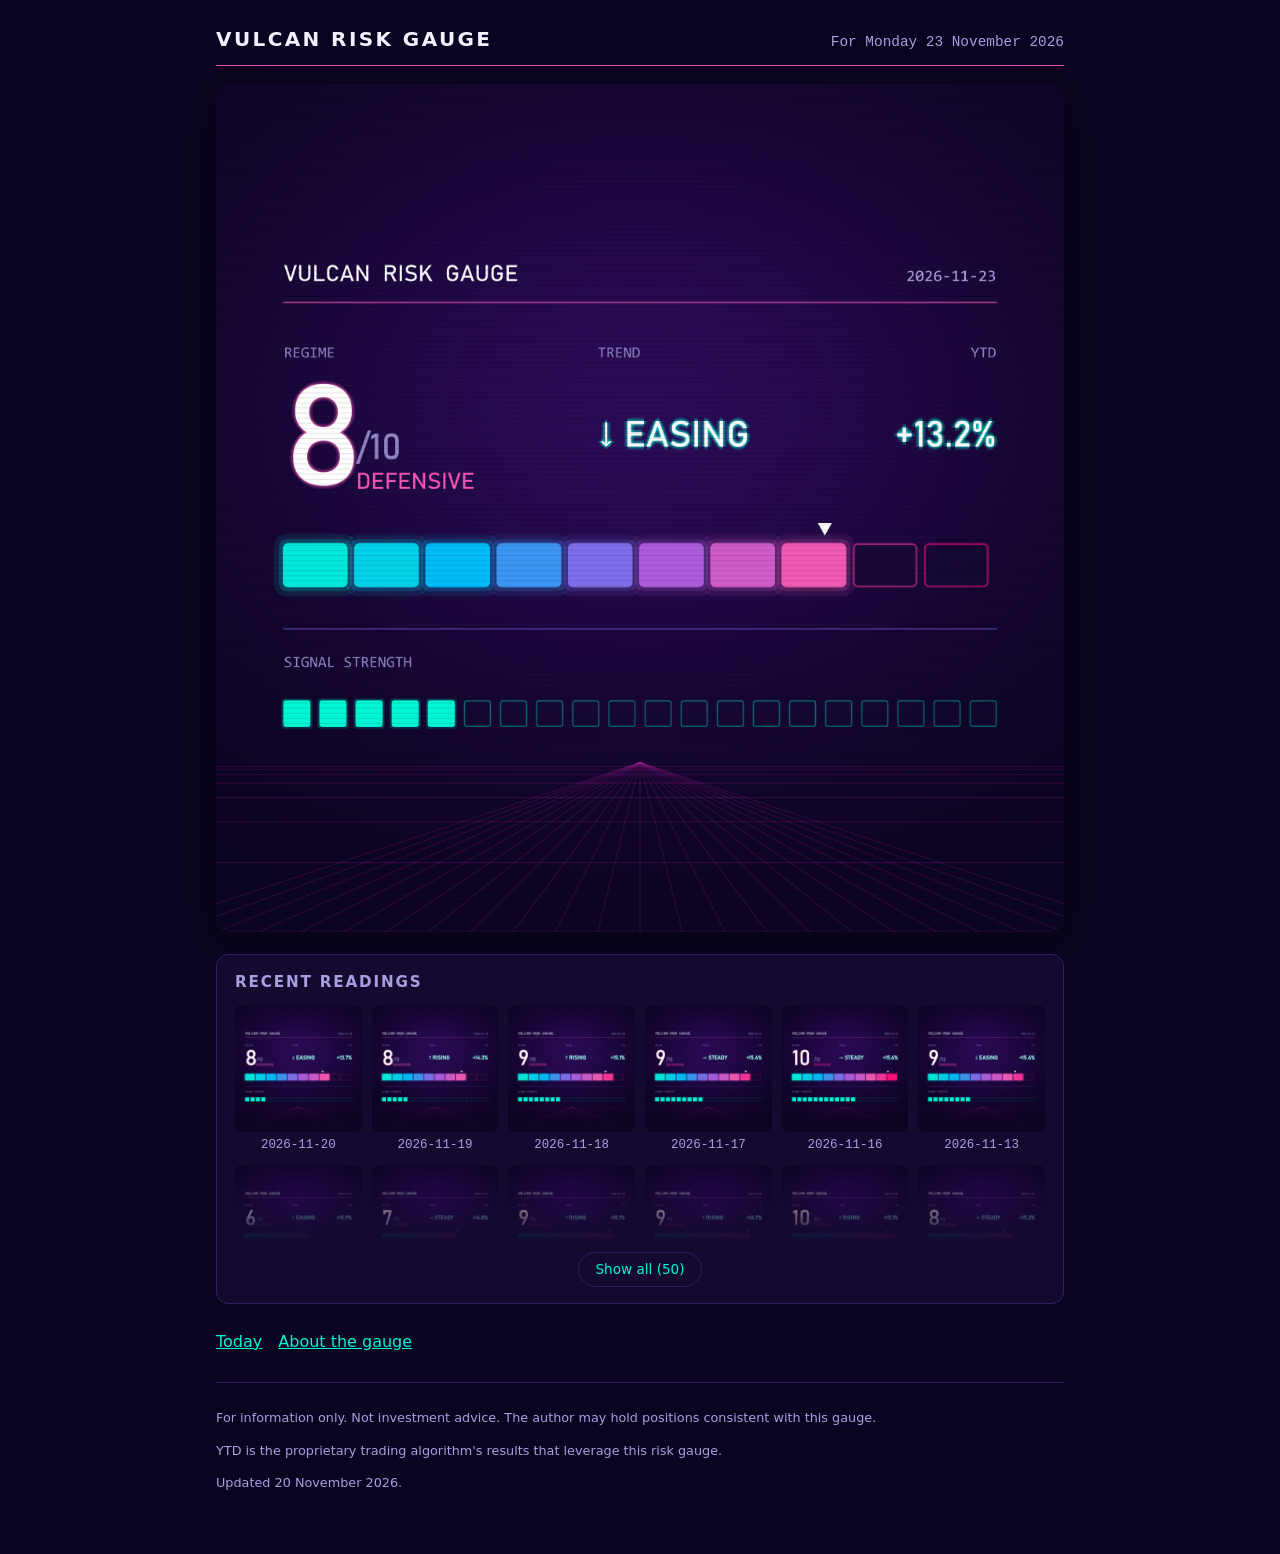
<file: index.html>
<!doctype html>
<html lang="en"><head><meta charset="utf-8"><meta name="viewport" content="width=device-width,initial-scale=1">
<title>Vulcan Risk Gauge</title><meta name="description" content="A daily, index-level market risk reading.">
<meta property="og:title" content="Vulcan Risk Gauge"><meta property="og:image" content="card.png">
<link rel="stylesheet" href="style.css">
<script data-goatcounter="https://yupana-capital.goatcounter.com/count" async src="https://gc.zgo.at/count.js"></script>
</head><body><main>
<header><h1>VULCAN RISK GAUGE</h1><span class="when">For Monday 23 November 2026</span></header>
<div class="card"><a href="card-full.png"><img src="card.png" alt="Vulcan Risk Gauge for 2026-11-23"></a></div>
<section><h2>Recent readings</h2><div class="archive" id="archive"><div class="grid"><a href="archive/2026-11-20.png"><img src="archive/2026-11-20.png" alt="Gauge for 2026-11-20" width="1080" height="1080" loading="eager">2026-11-20</a><a href="archive/2026-11-19.png"><img src="archive/2026-11-19.png" alt="Gauge for 2026-11-19" width="1080" height="1080" loading="eager">2026-11-19</a><a href="archive/2026-11-18.png"><img src="archive/2026-11-18.png" alt="Gauge for 2026-11-18" width="1080" height="1080" loading="eager">2026-11-18</a><a href="archive/2026-11-17.png"><img src="archive/2026-11-17.png" alt="Gauge for 2026-11-17" width="1080" height="1080" loading="eager">2026-11-17</a><a href="archive/2026-11-16.png"><img src="archive/2026-11-16.png" alt="Gauge for 2026-11-16" width="1080" height="1080" loading="eager">2026-11-16</a><a href="archive/2026-11-13.png"><img src="archive/2026-11-13.png" alt="Gauge for 2026-11-13" width="1080" height="1080" loading="eager">2026-11-13</a><a href="archive/2026-11-12.png"><img src="archive/2026-11-12.png" alt="Gauge for 2026-11-12" width="1080" height="1080" loading="eager">2026-11-12</a><a href="archive/2026-11-11.png"><img src="archive/2026-11-11.png" alt="Gauge for 2026-11-11" width="1080" height="1080" loading="eager">2026-11-11</a><a href="archive/2026-11-10.png"><img src="archive/2026-11-10.png" alt="Gauge for 2026-11-10" width="1080" height="1080" loading="eager">2026-11-10</a><a href="archive/2026-11-09.png"><img src="archive/2026-11-09.png" alt="Gauge for 2026-11-09" width="1080" height="1080" loading="eager">2026-11-09</a><a href="archive/2026-11-06.png"><img src="archive/2026-11-06.png" alt="Gauge for 2026-11-06" width="1080" height="1080" loading="eager">2026-11-06</a><a href="archive/2026-11-05.png"><img src="archive/2026-11-05.png" alt="Gauge for 2026-11-05" width="1080" height="1080" loading="eager">2026-11-05</a><a href="archive/2026-11-04.png"><img src="archive/2026-11-04.png" alt="Gauge for 2026-11-04" width="1080" height="1080" loading="lazy">2026-11-04</a><a href="archive/2026-11-03.png"><img src="archive/2026-11-03.png" alt="Gauge for 2026-11-03" width="1080" height="1080" loading="lazy">2026-11-03</a><a href="archive/2026-11-02.png"><img src="archive/2026-11-02.png" alt="Gauge for 2026-11-02" width="1080" height="1080" loading="lazy">2026-11-02</a><a href="archive/2026-10-30.png"><img src="archive/2026-10-30.png" alt="Gauge for 2026-10-30" width="1080" height="1080" loading="lazy">2026-10-30</a><a href="archive/2026-10-29.png"><img src="archive/2026-10-29.png" alt="Gauge for 2026-10-29" width="1080" height="1080" loading="lazy">2026-10-29</a><a href="archive/2026-10-28.png"><img src="archive/2026-10-28.png" alt="Gauge for 2026-10-28" width="1080" height="1080" loading="lazy">2026-10-28</a><a href="archive/2026-10-27.png"><img src="archive/2026-10-27.png" alt="Gauge for 2026-10-27" width="1080" height="1080" loading="lazy">2026-10-27</a><a href="archive/2026-10-26.png"><img src="archive/2026-10-26.png" alt="Gauge for 2026-10-26" width="1080" height="1080" loading="lazy">2026-10-26</a><a href="archive/2026-10-23.png"><img src="archive/2026-10-23.png" alt="Gauge for 2026-10-23" width="1080" height="1080" loading="lazy">2026-10-23</a><a href="archive/2026-10-22.png"><img src="archive/2026-10-22.png" alt="Gauge for 2026-10-22" width="1080" height="1080" loading="lazy">2026-10-22</a><a href="archive/2026-10-21.png"><img src="archive/2026-10-21.png" alt="Gauge for 2026-10-21" width="1080" height="1080" loading="lazy">2026-10-21</a><a href="archive/2026-10-20.png"><img src="archive/2026-10-20.png" alt="Gauge for 2026-10-20" width="1080" height="1080" loading="lazy">2026-10-20</a><a href="archive/2026-10-19.png"><img src="archive/2026-10-19.png" alt="Gauge for 2026-10-19" width="1080" height="1080" loading="lazy">2026-10-19</a><a href="archive/2026-10-16.png"><img src="archive/2026-10-16.png" alt="Gauge for 2026-10-16" width="1080" height="1080" loading="lazy">2026-10-16</a><a href="archive/2026-10-15.png"><img src="archive/2026-10-15.png" alt="Gauge for 2026-10-15" width="1080" height="1080" loading="lazy">2026-10-15</a><a href="archive/2026-10-14.png"><img src="archive/2026-10-14.png" alt="Gauge for 2026-10-14" width="1080" height="1080" loading="lazy">2026-10-14</a><a href="archive/2026-10-13.png"><img src="archive/2026-10-13.png" alt="Gauge for 2026-10-13" width="1080" height="1080" loading="lazy">2026-10-13</a><a href="archive/2026-10-12.png"><img src="archive/2026-10-12.png" alt="Gauge for 2026-10-12" width="1080" height="1080" loading="lazy">2026-10-12</a><a href="archive/2026-10-09.png"><img src="archive/2026-10-09.png" alt="Gauge for 2026-10-09" width="1080" height="1080" loading="lazy">2026-10-09</a><a href="archive/2026-10-08.png"><img src="archive/2026-10-08.png" alt="Gauge for 2026-10-08" width="1080" height="1080" loading="lazy">2026-10-08</a><a href="archive/2026-10-07.png"><img src="archive/2026-10-07.png" alt="Gauge for 2026-10-07" width="1080" height="1080" loading="lazy">2026-10-07</a><a href="archive/2026-10-06.png"><img src="archive/2026-10-06.png" alt="Gauge for 2026-10-06" width="1080" height="1080" loading="lazy">2026-10-06</a><a href="archive/2026-10-05.png"><img src="archive/2026-10-05.png" alt="Gauge for 2026-10-05" width="1080" height="1080" loading="lazy">2026-10-05</a><a href="archive/2026-10-02.png"><img src="archive/2026-10-02.png" alt="Gauge for 2026-10-02" width="1080" height="1080" loading="lazy">2026-10-02</a><a href="archive/2026-10-01.png"><img src="archive/2026-10-01.png" alt="Gauge for 2026-10-01" width="1080" height="1080" loading="lazy">2026-10-01</a><a href="archive/2026-09-30.png"><img src="archive/2026-09-30.png" alt="Gauge for 2026-09-30" width="1080" height="1080" loading="lazy">2026-09-30</a><a href="archive/2026-09-29.png"><img src="archive/2026-09-29.png" alt="Gauge for 2026-09-29" width="1080" height="1080" loading="lazy">2026-09-29</a><a href="archive/2026-09-28.png"><img src="archive/2026-09-28.png" alt="Gauge for 2026-09-28" width="1080" height="1080" loading="lazy">2026-09-28</a><a href="archive/2026-09-25.png"><img src="archive/2026-09-25.png" alt="Gauge for 2026-09-25" width="1080" height="1080" loading="lazy">2026-09-25</a><a href="archive/2026-09-24.png"><img src="archive/2026-09-24.png" alt="Gauge for 2026-09-24" width="1080" height="1080" loading="lazy">2026-09-24</a><a href="archive/2026-09-23.png"><img src="archive/2026-09-23.png" alt="Gauge for 2026-09-23" width="1080" height="1080" loading="lazy">2026-09-23</a><a href="archive/2026-09-22.png"><img src="archive/2026-09-22.png" alt="Gauge for 2026-09-22" width="1080" height="1080" loading="lazy">2026-09-22</a><a href="archive/2026-09-21.png"><img src="archive/2026-09-21.png" alt="Gauge for 2026-09-21" width="1080" height="1080" loading="lazy">2026-09-21</a><a href="archive/2026-09-18.png"><img src="archive/2026-09-18.png" alt="Gauge for 2026-09-18" width="1080" height="1080" loading="lazy">2026-09-18</a><a href="archive/2026-09-17.png"><img src="archive/2026-09-17.png" alt="Gauge for 2026-09-17" width="1080" height="1080" loading="lazy">2026-09-17</a><a href="archive/2026-09-16.png"><img src="archive/2026-09-16.png" alt="Gauge for 2026-09-16" width="1080" height="1080" loading="lazy">2026-09-16</a><a href="archive/2026-09-15.png"><img src="archive/2026-09-15.png" alt="Gauge for 2026-09-15" width="1080" height="1080" loading="lazy">2026-09-15</a><a href="archive/2026-09-14.png"><img src="archive/2026-09-14.png" alt="Gauge for 2026-09-14" width="1080" height="1080" loading="lazy">2026-09-14</a></div></div><button class="more" id="more" type="button" aria-controls="archive" aria-expanded="false" hidden>Show all (50)</button></section><script>(function(){var box=document.getElementById("archive"),grid=box.firstElementChild,btn=document.getElementById("more"),open=false;function collapsedHeight(){var items=grid.children;if(!items.length)return 0;var top0=items[0].offsetTop,row2=null;for(var k=1;k<items.length;k++){if(items[k].offsetTop>top0+2){row2=items[k];break;}}if(!row2)return 0;return (row2.offsetTop-top0)+row2.offsetHeight/2;}function apply(){if(open){box.classList.remove("collapsed");box.style.maxHeight="none";box.style.overflow="visible";btn.textContent="Show less";btn.setAttribute("aria-expanded","true");return;}var h=collapsedHeight();if(!h){box.classList.remove("collapsed");box.style.maxHeight="none";btn.hidden=true;return;}box.classList.add("collapsed");box.style.overflow="hidden";box.style.maxHeight=Math.ceil(h)+"px";btn.hidden=false;btn.textContent="Show all (50)";btn.setAttribute("aria-expanded","false");}btn.addEventListener("click",function(){open=!open;apply();if(!open){box.scrollIntoView({block:"nearest"});}});Array.prototype.forEach.call(grid.querySelectorAll("img"),function(im){if(!im.complete)im.addEventListener("load",apply);});window.addEventListener("load",apply);window.addEventListener("resize",apply);apply();})();</script>
<nav><a href="index.html">Today</a><a href="about.html">About the gauge</a></nav>
<footer><p>For information only. Not investment advice. The author may hold positions consistent with this gauge.</p><p>YTD is the proprietary trading algorithm&#x27;s results that leverage this risk gauge.</p><p>Updated 20 November 2026.</p></footer>
</main></body></html>
</file>
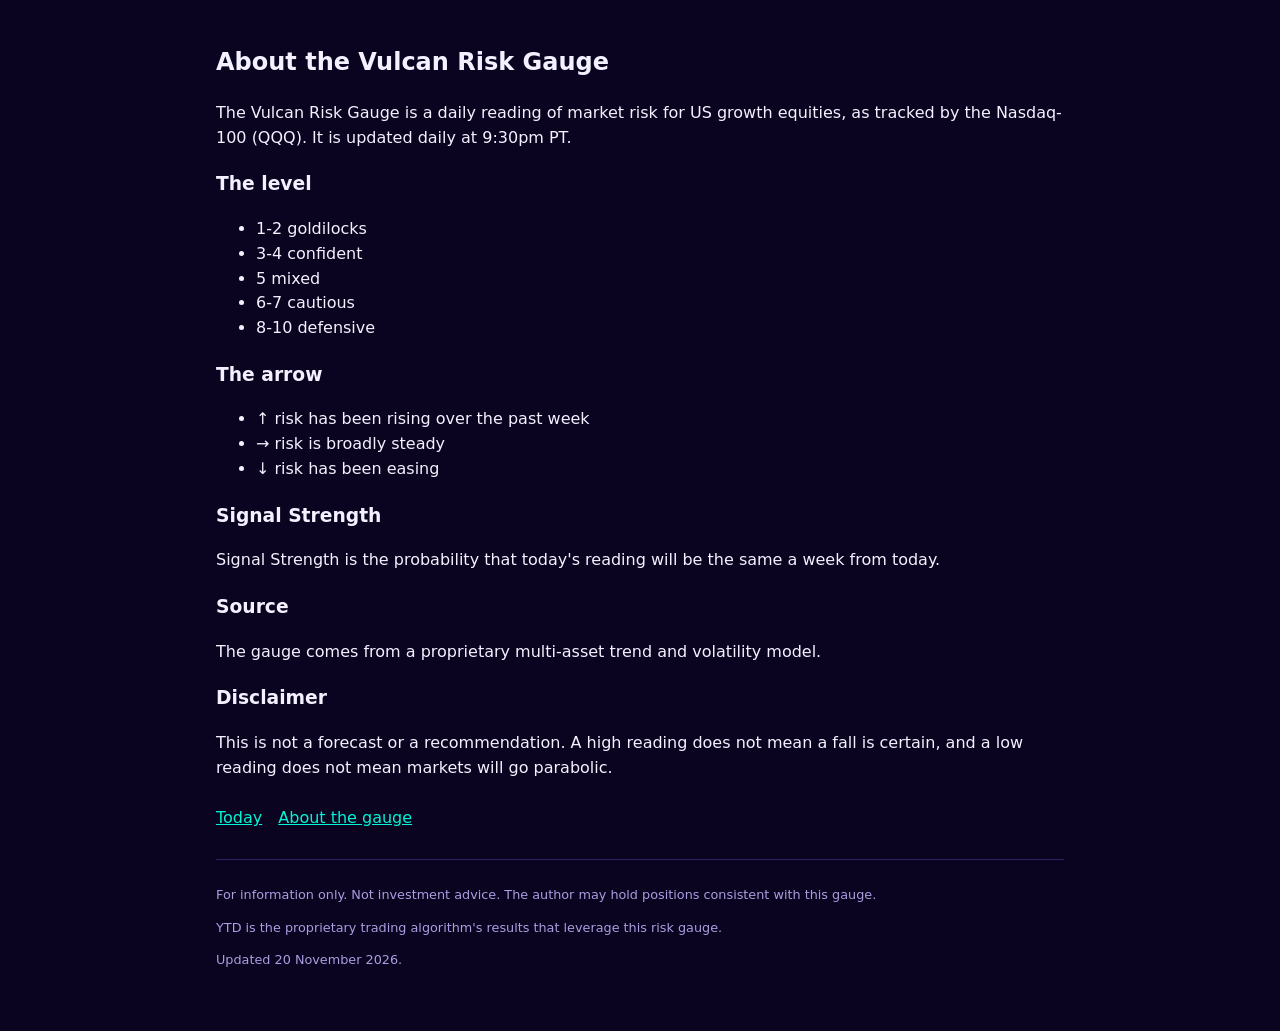
<file: about.html>
<!doctype html>
<html lang="en"><head><meta charset="utf-8"><meta name="viewport" content="width=device-width,initial-scale=1">
<title>About the Vulcan Risk Gauge</title><meta name="description" content="A daily, index-level market risk reading.">
<meta property="og:title" content="Vulcan Risk Gauge"><meta property="og:image" content="card.png">
<link rel="stylesheet" href="style.css">
<script data-goatcounter="https://yupana-capital.goatcounter.com/count" async src="https://gc.zgo.at/count.js"></script>
</head><body><main>
<h2>About the Vulcan Risk Gauge</h2>
<p>The Vulcan Risk Gauge is a daily reading of market risk for US growth equities, as tracked by the Nasdaq-100 (QQQ). It is updated daily at 9:30pm PT.</p>
<h3>The level</h3>
<ul><li>1-2   goldilocks</li><li>3-4   confident</li><li>5     mixed</li><li>6-7   cautious</li><li>8-10  defensive</li></ul>
<h3>The arrow</h3>
<ul><li>↑  risk has been rising over the past week</li><li>→  risk is broadly steady</li><li>↓  risk has been easing</li></ul>
<h3>Signal Strength</h3>
<p>Signal Strength is the probability that today&#x27;s reading will be the same a week from today.</p>
<h3>Source</h3>
<p>The gauge comes from a proprietary multi-asset trend and volatility model.</p>
<h3>Disclaimer</h3>
<p>This is not a forecast or a recommendation. A high reading does not mean a fall is certain, and a low reading does not mean markets will go parabolic.</p>
<nav><a href="index.html">Today</a><a href="about.html">About the gauge</a></nav>
<footer><p>For information only. Not investment advice. The author may hold positions consistent with this gauge.</p><p>YTD is the proprietary trading algorithm&#x27;s results that leverage this risk gauge.</p><p>Updated 20 November 2026.</p></footer>
</main></body></html>
</file>
<file: style.css>
:root{--bg:#0b0420;--panel:#140a30;--ink:#f3f1ff;--sub:#a99ee0;--line:#2f2160;--accent:#00f5d4;--pink:#f15bb5}
*{box-sizing:border-box}html,body{margin:0;background:var(--bg);color:var(--ink);
font-family:Bahnschrift,'Segoe UI',system-ui,-apple-system,sans-serif;line-height:1.55}
a{color:var(--accent)}main{max-width:880px;margin:0 auto;padding:24px 16px 48px}
header{display:flex;justify-content:space-between;align-items:baseline;gap:12px;flex-wrap:wrap;
border-bottom:1px solid var(--pink);padding-bottom:10px;margin-bottom:18px}
header h1{font-size:1.25rem;letter-spacing:.12em;margin:0}header .when{color:var(--sub);font-family:Consolas,monospace;font-size:.9rem}
.card img{width:100%;height:auto;border-radius:14px;display:block;box-shadow:0 10px 40px rgba(0,0,0,.5)}
.reading{font-size:1.1rem;margin:18px 0 6px}.note{color:var(--sub);font-size:.85rem;margin:4px 0}
section{background:var(--panel);border:1px solid var(--line);border-radius:12px;padding:16px 18px;margin-top:22px}
section h2{font-size:.95rem;letter-spacing:.12em;text-transform:uppercase;color:var(--sub);margin:0 0 10px}
.ladder{display:grid;grid-template-columns:auto 1fr;gap:4px 14px;margin:0}.ladder dt{font-family:Consolas,monospace;color:var(--sub)}
.grid{display:grid;grid-template-columns:repeat(auto-fill,minmax(120px,1fr));gap:10px}img{max-width:100%}
.grid a{min-width:0;text-decoration:none;color:var(--sub);font-family:Consolas,monospace;font-size:.78rem;text-align:center}
.grid img{width:100%;height:auto;aspect-ratio:1/1;border-radius:8px;display:block;margin-bottom:4px}
.archive{position:relative}.archive.collapsed{overflow:hidden;contain:paint}.archive.collapsed::after{content:'';position:absolute;left:0;right:0;bottom:0;height:70px;background:linear-gradient(rgba(20,10,48,0),var(--panel));pointer-events:none}.more{display:block;margin:12px auto 0;background:transparent;color:var(--accent);border:1px solid var(--line);border-radius:999px;padding:6px 16px;font:inherit;font-size:.85rem;cursor:pointer}.more:hover{border-color:var(--accent)}
table{border-collapse:collapse;width:100%;font-size:.9rem;margin:10px 0}th,td{border-bottom:1px solid var(--line);padding:6px 8px;text-align:left}
th{color:var(--sub);font-weight:normal}nav{display:flex;gap:16px;margin-top:26px;flex-wrap:wrap}
footer{color:var(--sub);font-size:.8rem;margin-top:28px;border-top:1px solid var(--line);padding-top:12px}
code{font-family:Consolas,monospace;font-size:.85em}
</file>
